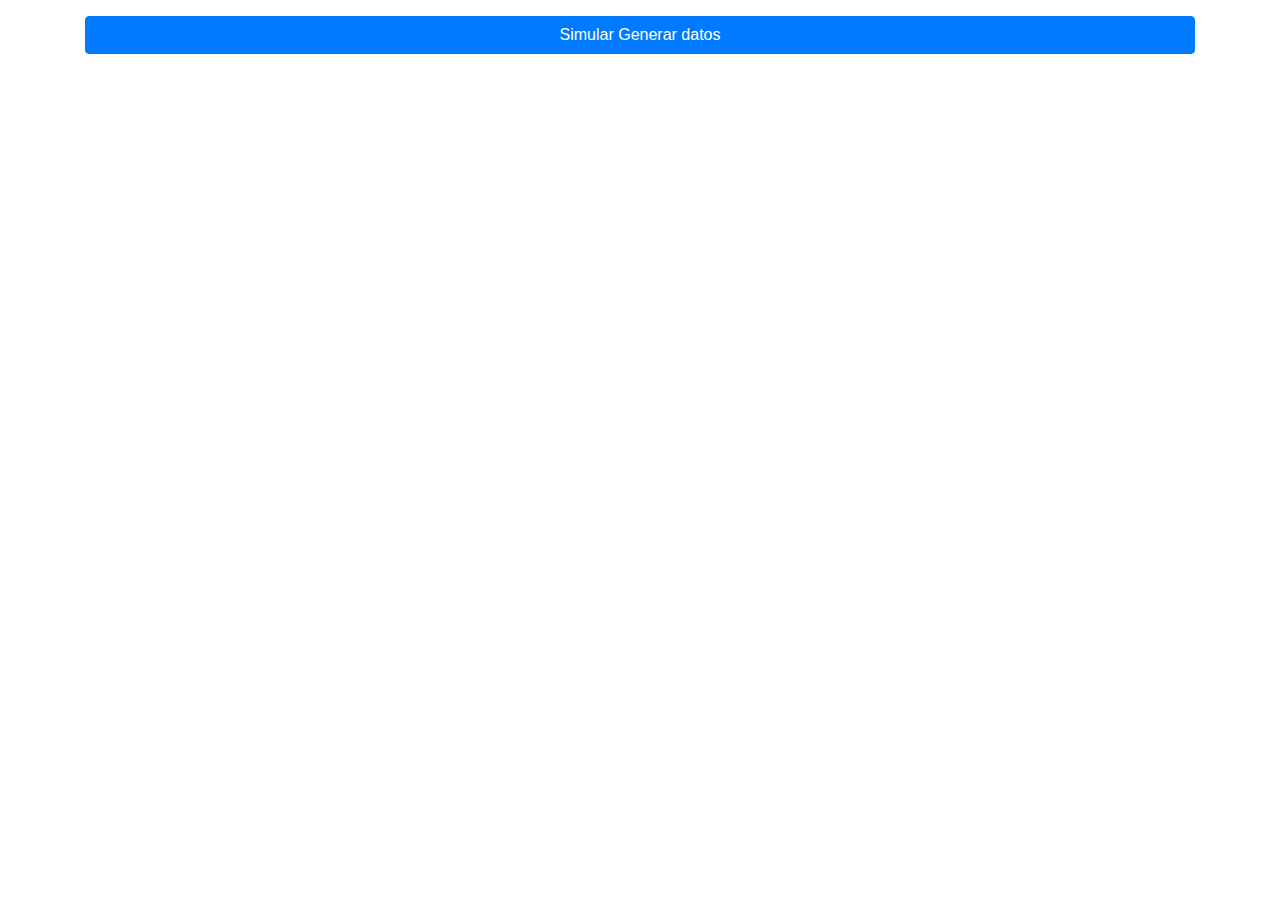
<file: PI_C2/index.html>
<!DOCTYPE html>
<html lang="es">
<head>
    <meta charset="UTF-8">
    <meta http-equiv="X-UA-Compatible" content="IE=edge">
    <meta name="viewport" content="width=device-width, initial-scale=1.0">
    <link rel="stylesheet" href="./css/bootstrap.min.css">
    <title>Clima</title>
</head>
<body>
    <div class="container pt-3">
        <div>
            <a href="clima_json.php" class="btn btn-primary btn-block" role="button">Simular 
Generar datos</a>
        </div>
    </div>
    <script src="https://ajax.googleapis.com/ajax/libs/jquery/3.4.1/jquery.min.js"></script>
                
    <script src="https://cdnjs.cloudflare.com/ajax/libs/popper.js/1.16.0/umd/popper.min.js"></script>
                
    <script src="https://maxcdn.bootstrapcdn.com/bootstrap/4.4.1/js/bootstrap.min.js"></script>
</body>
</html>
</file>
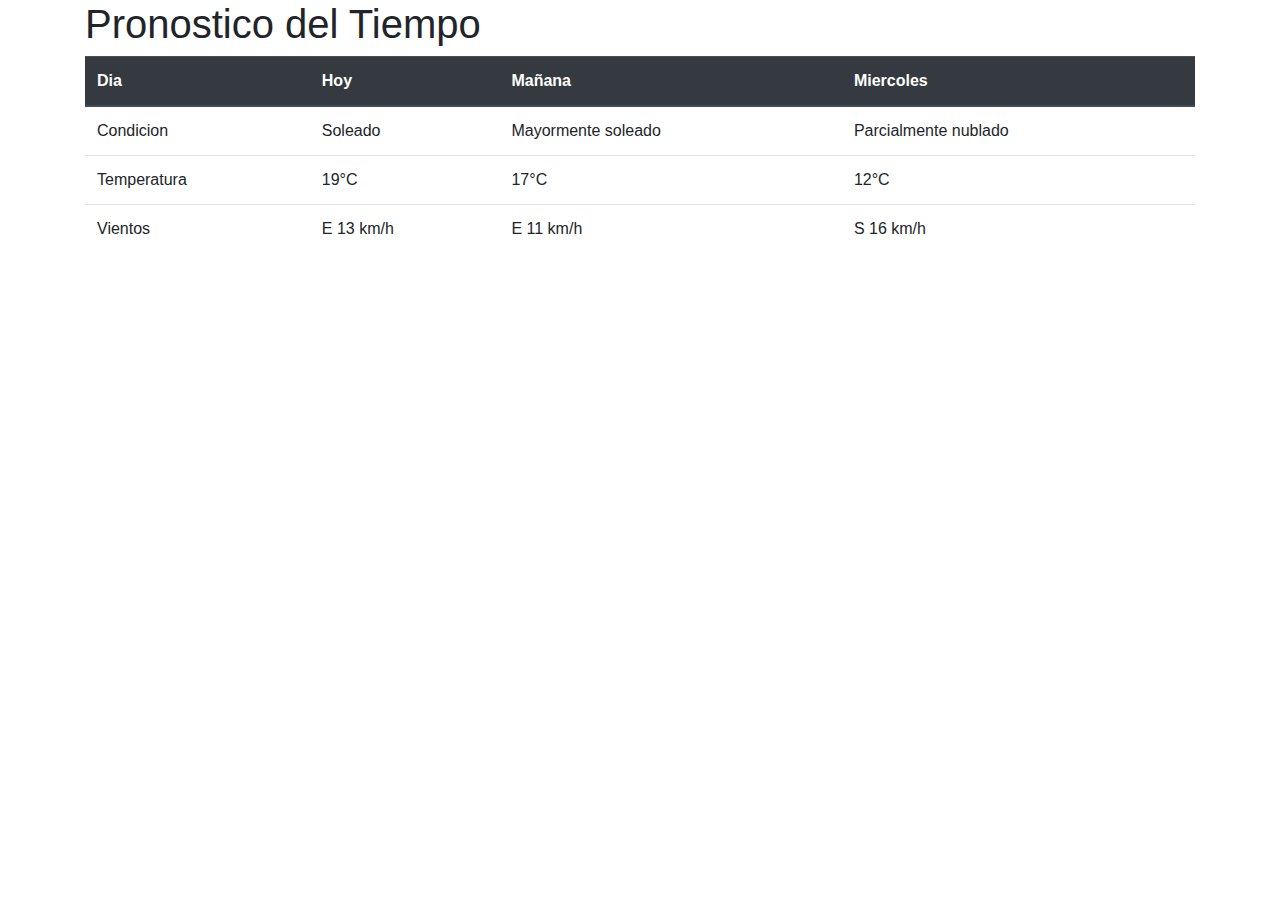
<file: Practica4.1_C3/Ejercicio1.html>
<!DOCTYPE html>
<html lang="en">
    <head>
        <meta charset="UTF-8" />
        <meta name="viewport" content="width=device-width, initialscale=1.0" />
        <link rel="stylesheet" href="./css/bootstrap.min.css" />
        <link rel="stylesheet" href="./css/estilos.css" />
        <title>Clima</title>
    </head>
    <body>
        <div class="container">
             <!-- Titulo de la tabla -->
            <h1 class="titulo">Pronostico del Tiempo
            </h1>
        <div class="table-responsive">
             <!-- Inicio de la tabla -->
              <!-- "table table-hover" se refiere a que se sombreara el renglon en el que se ubique el puntero -->
        <table class="table table-hover">
            <thead class="thead-dark">
                <tr>
                    <!-- Encabezados de las columnas -->
                    <th>Dia</th>
                    <th>Hoy</th>
                    <th>Mañana</th>
                    <th>Miercoles</th>
                </tr>
            </thead>
            <tbody>
                <tr>
                     <!-- Segundo renglon: Condicion -->
                    <td>Condicion</td>
                    <td>Soleado </td>
                    <td>Mayormente soleado </td>
                    <td>Parcialmente nublado </td>
                </tr>
                <tr>
                     <!-- Tercer renglon: Temperatura -->
                    <td>Temperatura </td>
                    <td>19°C  </td>
                    <td>17°C </td>
                    <td>12°C
                    </td>
                </tr>
                <tr>
                     <!-- Cuarto renglon: Vientos -->
                    <td>Vientos</td>
                    <td>E 13 km/h </td>
                    <td>E 11 km/h </td>
                    <td>S 16 km/h</td>
                </tr>
            </tbody>
        </table>
    </div>
    </div>
    </body>
</html>
</file>
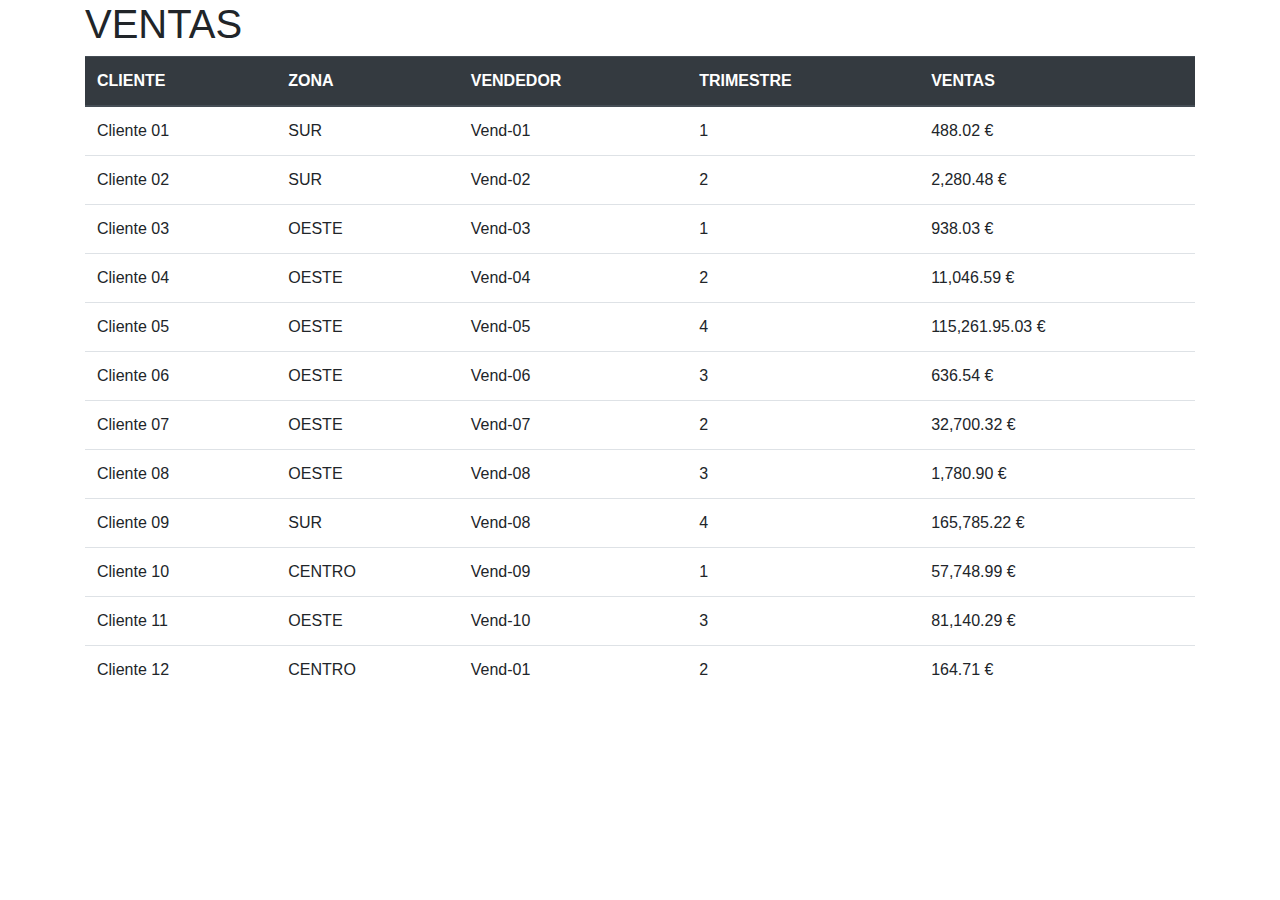
<file: Practica4.1_C3/Ejercicio2.html>
<!DOCTYPE html>
<html lang="en">
    <head>
        <meta charset="UTF-8" />
        <meta name="viewport" content="width=device-width, initialscale=1.0" />
        <link rel="stylesheet" href="./css/bootstrap.min.css" />
        <link rel="stylesheet" href="./css/estilos.css" />
        <title>VENTAS</title>
    </head>
    <body>
        <div class="container">
             <!-- Titulo de la tabla -->
            <h1 class="titulo">VENTAS
            </h1>
        <div class="table-responsive">
        <table class="table table-hover">
            <thead class="thead-dark">
                <tr>
                    <th>CLIENTE</th>
                    <th>ZONA</th>
                    <th>VENDEDOR</th>
                    <th>TRIMESTRE</th>
                    <th>VENTAS</th>
                </tr>
            </thead>
            <tbody>
                <tr>
                    <td>Cliente 01</td>
                    <td>SUR </td>
                    <td>Vend-01 </td>
                    <td> 1 </td>
                    <td> 488.02 €</td>
                </tr>
                <tr>
                    <td>Cliente 02</td>
                    <td>SUR </td>
                    <td>Vend-02 </td>
                    <td> 2 </td>
                    <td> 2,280.48 €</td>
                </tr>
                <tr>
                    <td>Cliente 03</td>
                    <td>OESTE </td>
                    <td>Vend-03 </td>
                    <td> 1 </td>
                    <td> 938.03 €</td>
                </tr>
                <tr>
                    <td>Cliente 04</td>
                    <td>OESTE </td>
                    <td>Vend-04 </td>
                    <td> 2 </td>
                    <td> 11,046.59 €</td>
                </tr>
                <tr>
                    <td>Cliente 05</td>
                    <td>OESTE </td>
                    <td>Vend-05 </td>
                    <td> 4 </td>
                    <td> 115,261.95.03 €</td>
                </tr>
                <tr>
                    <td>Cliente 06</td>
                    <td>OESTE </td>
                    <td>Vend-06 </td>
                    <td> 3 </td>
                    <td> 636.54 €</td>
                </tr>
                <tr>
                    <td>Cliente 07</td>
                    <td>OESTE </td>
                    <td>Vend-07 </td>
                    <td> 2 </td>
                    <td> 32,700.32 €</td>
                </tr>
                <tr>
                    <td>Cliente 08</td>
                    <td>OESTE </td>
                    <td>Vend-08 </td>
                    <td> 3 </td>
                    <td> 1,780.90 €</td>
                </tr>
                <tr>
                    <td>Cliente 09</td>
                    <td>SUR </td>
                    <td>Vend-08 </td>
                    <td> 4 </td>
                    <td> 165,785.22 €</td>
                </tr>
                <tr>
                    <td>Cliente 10</td>
                    <td>CENTRO </td>
                    <td>Vend-09 </td>
                    <td> 1 </td>
                    <td> 57,748.99 €</td>
                </tr>
                <tr>
                    <td>Cliente 11</td>
                    <td>OESTE </td>
                    <td>Vend-10 </td>
                    <td> 3 </td>
                    <td> 81,140.29 €</td>
                </tr>
                <tr>
                    <td>Cliente 12</td>
                    <td>CENTRO </td>
                    <td>Vend-01 </td>
                    <td> 2 </td>
                    <td> 164.71 €</td>
                </tr>
            </tbody>
        </table>
    </div>
    </div>
    </body>
</html>
</file>
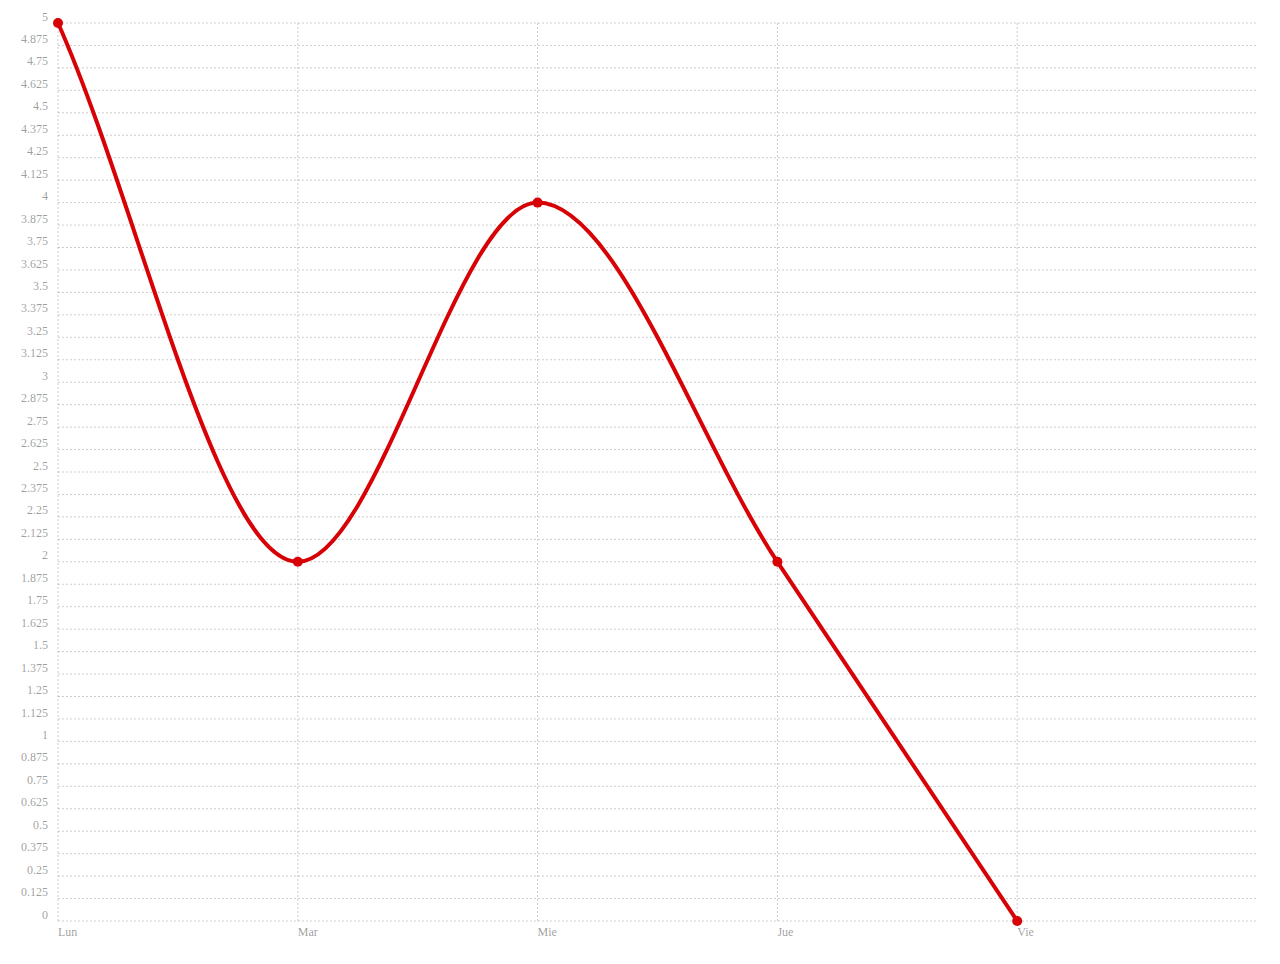
<file: Practica4.2a_C3/grafica1.html>
<!DOCTYPE html>
<html lang="es">

<head>
    <meta charset="UTF-8">
    <meta name="viewport" content="width=device-width, initial-scale=1.0">
    <title>Mi primera gráfica de representación de datos</title>
    <link rel="stylesheet" href="./css/chartist.min.css">
    <script src="./js/chartist.min.js"></script>
</head>

<body>
    <div class="ct-chart ct-perfect-fourth"></div>

    <script>
        var datos = {
            // Creamos una matriz de 'etiquetas'
            //que puede contener cualquier tipo de valores.
            
            labels: ['Lun', 'Mar', 'Mie', 'Jue', 'Vie'],
            // Nuestro arreglo de series que puede contener objetos de series
            // o en este caso una serie en un arreglo de datos
            // dicho de otra forma un arreglo dentro de un arreglo [[]]
            
            series: [ //arreglo de series
                [5, 2, 4, 2, 0] //serie1
            ] //fin arreglo de series
        }; //fin datos
        
        // Creamos un nuevo objeto de tipo gráfica de líneas
        //donde como primer parámetro pasamos un selector
        //que se está resolviendo en nuestro elemento contenedor de gráficos (div).
        // El segundo parámetro es el objeto de datos.
        new Chartist.Line('.ct-chart', datos);
    </script>
    <div></div>

</body>

</html>
</file>
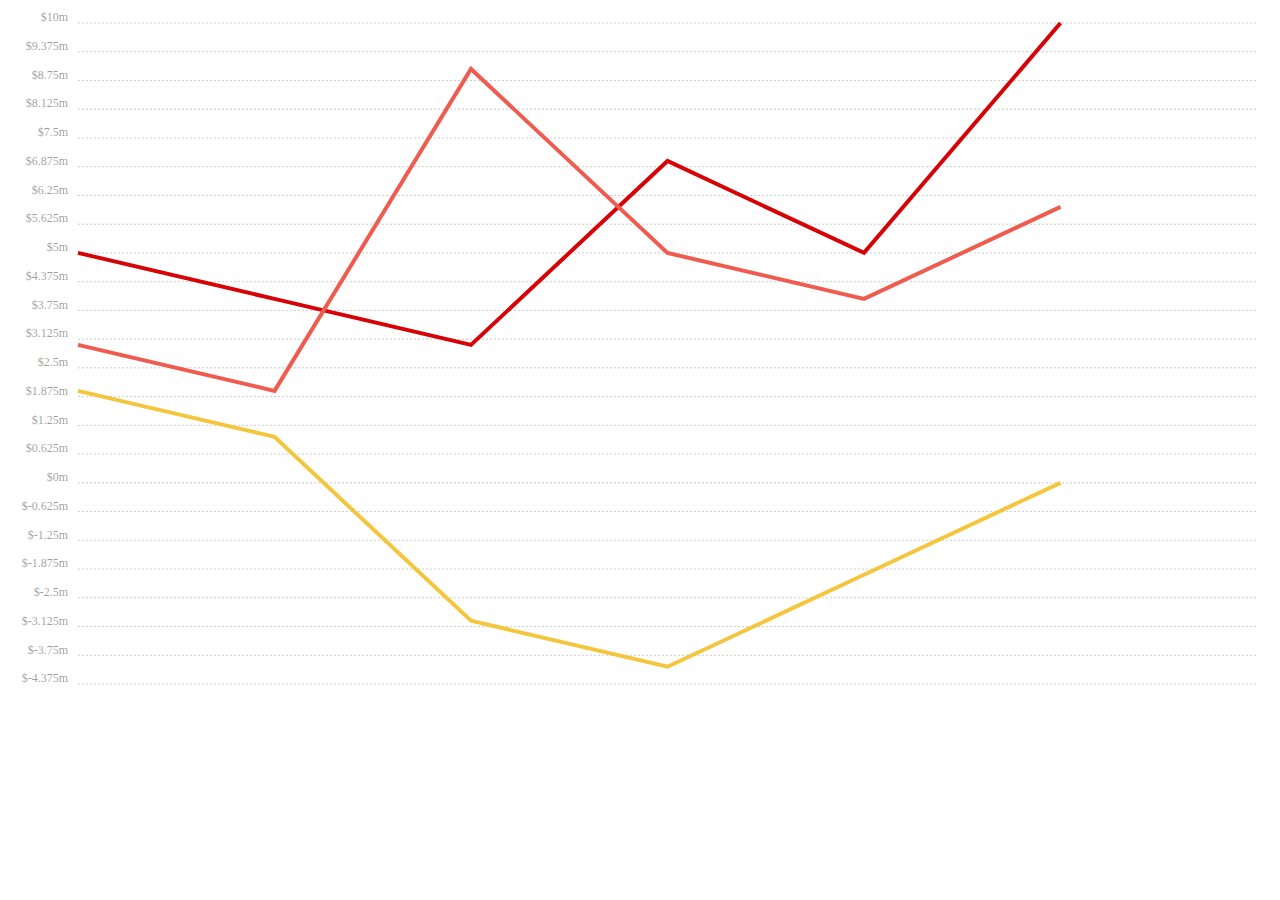
<file: Practica4.2a_C3/grafica2.html>
<head>
    <meta charset="UTF-8">
    <meta name="viewport" content="width=device-width, initial-scale=1.0">
    <title>Mi segunda gráfica de representación de datos</title>
    <link rel="stylesheet" href="./css/chartist.min.css">
    <script src="./js/chartist.min.js"></script>
</head>
    
<body>
    <div class="ct-chart ct-minor-seventh"></div>
    
    <script>
        var datos = {
            // Creamos una matriz de 'etiquetas'
            //que puede contener cualquier tipo de valores.
            labels: ['Lun', 'Mar', 'Mie', 'Jue', 'Vie'],
            
            // Nuestro arreglo de series que puede contener objetos de series
            // o en este caso una serie en un arreglo de datos
            // dicho de otra forma un arreglo dentro de un arreglo [[]]
            series: [
                [5, 4, 3, 7, 5, 10],
                [3, 2, 9, 5, 4, 6],
                [2, 1, -3, -4, -2, 0]
            ]
        };
    
        var opciones = {
            //No dibujar los puntos del gráfico de líneas
            showPoint: false,
            // Deshabilitar suavizado de línea
            lineSmooth: false,
            // Configuración específica del eje X
            axisX: {
                //Podemos deshabilitar la cuadrícula para este eje
                showGrid: false,
                // y tampoco mostrar la etiqueta
                showLabel: false
            },
            // Configuración específica del eje Y
            axisY: {
                // Vamos a mover un poco el margen izquierdo de las etiquetas
                offset: 60,
                // La función de interpolación de etiquetas permite modificar
                //los valores utilizados para las etiquetas en cada eje.
                // Aquí estamos convirtiendo los valores en millones de libras.
                labelInterpolationFnc: function (value) {
                    return '$' + value + 'm';
                }
            }
        };
        // Todo lo que necesitas hacer es pasar la configuración
        // como tercer parámetro a la función de gráfico
        new Chartist.Line('.ct-chart', datos, opciones);
    </script>
    <div></div>
</body>
</html>
</file>
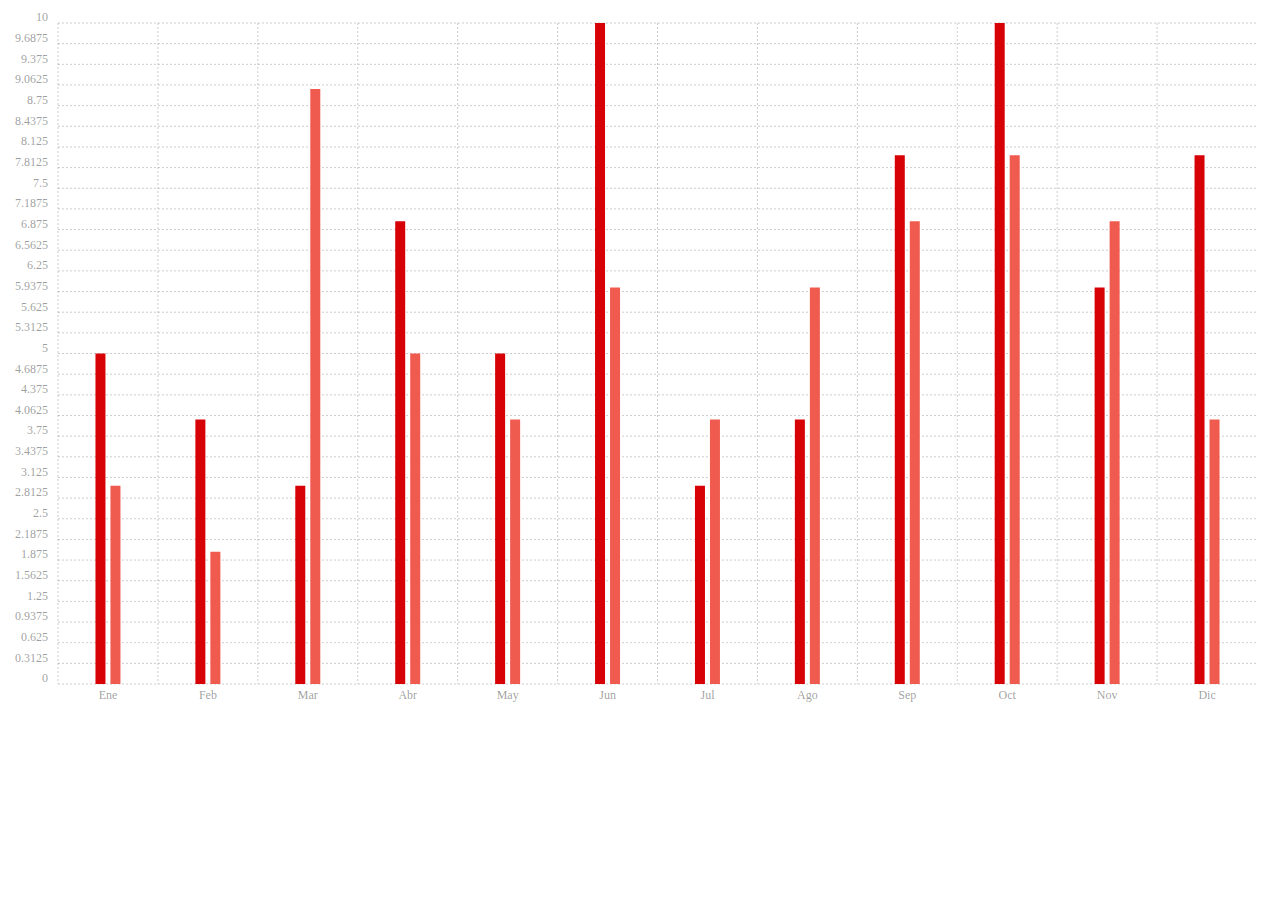
<file: Practica4.2a_C3/grafica3.html>
<!DOCTYPE html>
<html lang="es">

    <head>
    <meta charset="UTF-8">
    <meta name="viewport" content="width=device-width, initial-scale=1.0">
    <title>Mi tercera gráfica de representación de datos</title>
    <link rel="stylesheet" href="./css/chartist.min.css">
    <script src="./js/chartist.min.js"></script>
</head>

<body>
    <div class="ct-chart ct-minor-seventh"></div>
    <script>

        var datos = {

            labels: ['Ene', 'Feb', 'Mar', 'Abr', 'May', 'Jun', 'Jul', 'Ago', 'Sep', 'Oct', 'Nov',
'Dic'],
            series: [
                [5, 4, 3, 7, 5, 10, 3, 4, 8, 10, 6, 8],
                [3, 2, 9, 5, 4, 6, 4, 6, 7, 8, 7, 4]
            ]
        };
        
        var opciones = {
            seriesBarDistance: 15
        };

        var opcionesResponsive = [
            ['screen and (min-width: 641px) and (max-width: 1024px)', {
                seriesBarDistance: 10,
                axisX: {
                    labelInterpolationFnc: function (value) {
                        return value;
                    }
                }
            }],
            ['screen and (max-width: 640px)', {
                seriesBarDistance: 5,
                axisX: {
                    labelInterpolationFnc: function (value) {
                        return value[0];
                    }
                }
            }]
        ];

        new Chartist.Bar('.ct-chart', datos, opciones, opcionesResponsive);
    </script>
    <div></div>
</body>
</html>
</file>
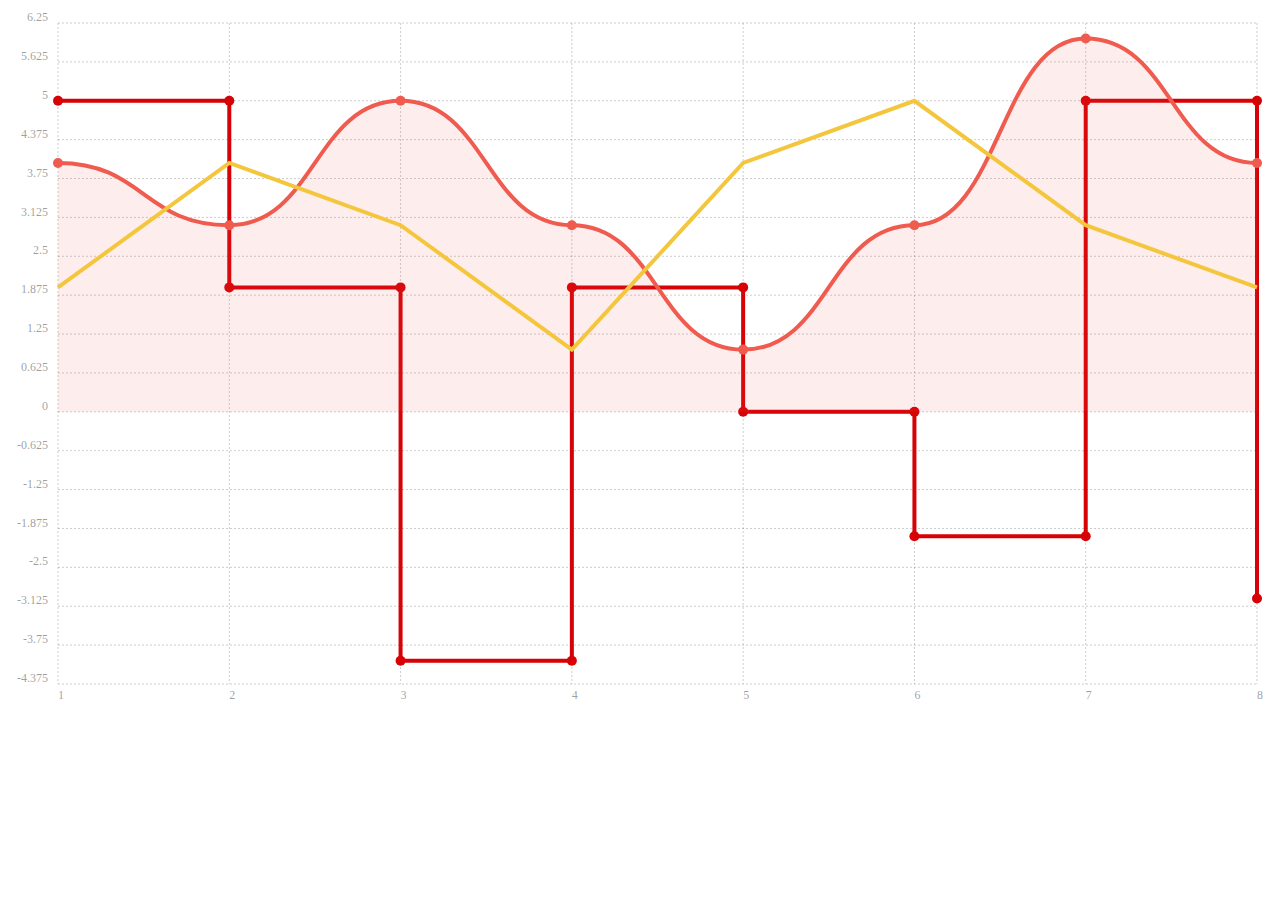
<file: Practica4.2a_C3/grafica4.html>
<!DOCTYPE html>
<html lang="es">

<head>
    <meta charset="UTF-8">
    <meta name="viewport" content="width=device-width, initial-scale=1.0">
    <title>Mi cuarta gráfica de representación de datos</title>
    <link rel="stylesheet" href="./css/chartist.min.css">
    <script src="./js/chartist.min.js"></script>
</head>

<body>
    <div class="ct-chart ct-minor-seventh"></div>

    <script>
    // Configuracion de datos
        var datos = {
            labels: ['1', '2', '3', '4', '5', '6', '7', '8'],
            
            series: [
                { name: 'serie-1', data: [5, 2, -4, 2, 0, -2, 5, -3] },
                { name: 'serie-2', data: [4, 3, 5, 3, 1, 3, 6, 4] },
                { name: 'serie-3', data: [2, 4, 3, 1, 4, 5, 3, 2] }
            ]
        };

    // Configuracion de opciones
        var opciones = {
            fullWidth: true,
            // Dentro de las opciones de la serie,
            // se puede usar los nombres de la serie para especificar
            // la configuración que solo se usará en la serie específica
            series: {
                'serie-1': {
                    lineSmooth: Chartist.Interpolation.step()
            },
            'serie-2': {
                lineSmooth: Chartist.Interpolation.simple(),
                showArea: true,
            },
            'serie-3': {
                lineSmooth: Chartist.Interpolation.none(),
                showPoint: false
            }
        }
    };
// Configuracion del objeto con opciones responsivas
// ¡Incluso puedes usar modificaciones de configuración
// responsivas para personalizar aún más la configuración de tus series!
    var opcionesResponsive = [
        ['screen and (max-width: 640px)', {
            series:{
                'serie-1': {lineSmooth: Chartist.Interpolation.none()},
                'serie-2': {lineSmooth: Chartist.Interpolation.none(),showArea: true},
                'serie-3': {lineSmooth: Chartist.Interpolation.none(),showPoint: true}
            }
        }
    ]
    ];
    
    new Chartist.Line('.ct-chart', datos, opciones, opcionesResponsive);
    </script>
    <div></div>
</body>
</html>
</file>
<file: Practica4.1_C3/css/estilos.css>
.ct-series-a .ct-bar {
  /* Color de las barras de la primer serie*/
  stroke: goldenrod;
  /* El ancho de las barras */
  stroke-width: 30px;
  
}
.ct-series-b .ct-bar {
  /* Color de las barras de la segunda serie */
  stroke: royalblue;
  /* El ancho de las barras */
  stroke-width: 25px;
  
}
.temp-box{
  width: 50px;
  
}
.temp{
  display: inline-flex;
}
.max{
background-color: goldenrod;

}
.min{
  background-color: royalblue;
}
.subt{
  display: block;
  color: blueviolet;
  
  font-size: large;
}
.centro{
  text-align: center;
}
</file>
<file: Practica4.2a_C3/css/chartist.min.css>
.ct-double-octave:after,.ct-major-eleventh:after,.ct-major-second:after,.ct-major-seventh:after,.ct-major-sixth:after,.ct-major-tenth:after,.ct-major-third:after,.ct-major-twelfth:after,.ct-minor-second:after,.ct-minor-seventh:after,.ct-minor-sixth:after,.ct-minor-third:after,.ct-octave:after,.ct-perfect-fifth:after,.ct-perfect-fourth:after,.ct-square:after{content:"";clear:both}.ct-label{fill:rgba(0,0,0,.4);color:rgba(0,0,0,.4);font-size:.75rem;line-height:1}.ct-grid-background,.ct-line{fill:none}.ct-chart-bar .ct-label,.ct-chart-line .ct-label{display:block;display:-webkit-box;display:-moz-box;display:-ms-flexbox;display:-webkit-flex;display:flex}.ct-chart-donut .ct-label,.ct-chart-pie .ct-label{dominant-baseline:central}.ct-label.ct-horizontal.ct-start{-webkit-box-align:flex-end;-webkit-align-items:flex-end;-ms-flex-align:flex-end;align-items:flex-end;-webkit-box-pack:flex-start;-webkit-justify-content:flex-start;-ms-flex-pack:flex-start;justify-content:flex-start;text-align:left;text-anchor:start}.ct-label.ct-horizontal.ct-end{-webkit-box-align:flex-start;-webkit-align-items:flex-start;-ms-flex-align:flex-start;align-items:flex-start;-webkit-box-pack:flex-start;-webkit-justify-content:flex-start;-ms-flex-pack:flex-start;justify-content:flex-start;text-align:left;text-anchor:start}.ct-label.ct-vertical.ct-start{-webkit-box-align:flex-end;-webkit-align-items:flex-end;-ms-flex-align:flex-end;align-items:flex-end;-webkit-box-pack:flex-end;-webkit-justify-content:flex-end;-ms-flex-pack:flex-end;justify-content:flex-end;text-align:right;text-anchor:end}.ct-label.ct-vertical.ct-end{-webkit-box-align:flex-end;-webkit-align-items:flex-end;-ms-flex-align:flex-end;align-items:flex-end;-webkit-box-pack:flex-start;-webkit-justify-content:flex-start;-ms-flex-pack:flex-start;justify-content:flex-start;text-align:left;text-anchor:start}.ct-chart-bar .ct-label.ct-horizontal.ct-start{-webkit-box-align:flex-end;-webkit-align-items:flex-end;-ms-flex-align:flex-end;align-items:flex-end;-webkit-box-pack:center;-webkit-justify-content:center;-ms-flex-pack:center;justify-content:center;text-align:center;text-anchor:start}.ct-chart-bar .ct-label.ct-horizontal.ct-end{-webkit-box-align:flex-start;-webkit-align-items:flex-start;-ms-flex-align:flex-start;align-items:flex-start;-webkit-box-pack:center;-webkit-justify-content:center;-ms-flex-pack:center;justify-content:center;text-align:center;text-anchor:start}.ct-chart-bar.ct-horizontal-bars .ct-label.ct-horizontal.ct-start{-webkit-box-align:flex-end;-webkit-align-items:flex-end;-ms-flex-align:flex-end;align-items:flex-end;-webkit-box-pack:flex-start;-webkit-justify-content:flex-start;-ms-flex-pack:flex-start;justify-content:flex-start;text-align:left;text-anchor:start}.ct-chart-bar.ct-horizontal-bars .ct-label.ct-horizontal.ct-end{-webkit-box-align:flex-start;-webkit-align-items:flex-start;-ms-flex-align:flex-start;align-items:flex-start;-webkit-box-pack:flex-start;-webkit-justify-content:flex-start;-ms-flex-pack:flex-start;justify-content:flex-start;text-align:left;text-anchor:start}.ct-chart-bar.ct-horizontal-bars .ct-label.ct-vertical.ct-start{-webkit-box-align:center;-webkit-align-items:center;-ms-flex-align:center;align-items:center;-webkit-box-pack:flex-end;-webkit-justify-content:flex-end;-ms-flex-pack:flex-end;justify-content:flex-end;text-align:right;text-anchor:end}.ct-chart-bar.ct-horizontal-bars .ct-label.ct-vertical.ct-end{-webkit-box-align:center;-webkit-align-items:center;-ms-flex-align:center;align-items:center;-webkit-box-pack:flex-start;-webkit-justify-content:flex-start;-ms-flex-pack:flex-start;justify-content:flex-start;text-align:left;text-anchor:end}.ct-grid{stroke:rgba(0,0,0,.2);stroke-width:1px;stroke-dasharray:2px}.ct-point{stroke-width:10px;stroke-linecap:round}.ct-line{stroke-width:4px}.ct-area{stroke:none;fill-opacity:.1}.ct-bar{fill:none;stroke-width:10px}.ct-slice-donut{fill:none;stroke-width:60px}.ct-series-a .ct-bar,.ct-series-a .ct-line,.ct-series-a .ct-point,.ct-series-a .ct-slice-donut{stroke:#d70206}.ct-series-a .ct-area,.ct-series-a .ct-slice-donut-solid,.ct-series-a .ct-slice-pie{fill:#d70206}.ct-series-b .ct-bar,.ct-series-b .ct-line,.ct-series-b .ct-point,.ct-series-b .ct-slice-donut{stroke:#f05b4f}.ct-series-b .ct-area,.ct-series-b .ct-slice-donut-solid,.ct-series-b .ct-slice-pie{fill:#f05b4f}.ct-series-c .ct-bar,.ct-series-c .ct-line,.ct-series-c .ct-point,.ct-series-c .ct-slice-donut{stroke:#f4c63d}.ct-series-c .ct-area,.ct-series-c .ct-slice-donut-solid,.ct-series-c .ct-slice-pie{fill:#f4c63d}.ct-series-d .ct-bar,.ct-series-d .ct-line,.ct-series-d .ct-point,.ct-series-d .ct-slice-donut{stroke:#d17905}.ct-series-d .ct-area,.ct-series-d .ct-slice-donut-solid,.ct-series-d .ct-slice-pie{fill:#d17905}.ct-series-e .ct-bar,.ct-series-e .ct-line,.ct-series-e .ct-point,.ct-series-e .ct-slice-donut{stroke:#453d3f}.ct-series-e .ct-area,.ct-series-e .ct-slice-donut-solid,.ct-series-e .ct-slice-pie{fill:#453d3f}.ct-series-f .ct-bar,.ct-series-f .ct-line,.ct-series-f .ct-point,.ct-series-f .ct-slice-donut{stroke:#59922b}.ct-series-f .ct-area,.ct-series-f .ct-slice-donut-solid,.ct-series-f .ct-slice-pie{fill:#59922b}.ct-series-g .ct-bar,.ct-series-g .ct-line,.ct-series-g .ct-point,.ct-series-g .ct-slice-donut{stroke:#0544d3}.ct-series-g .ct-area,.ct-series-g .ct-slice-donut-solid,.ct-series-g .ct-slice-pie{fill:#0544d3}.ct-series-h .ct-bar,.ct-series-h .ct-line,.ct-series-h .ct-point,.ct-series-h .ct-slice-donut{stroke:#6b0392}.ct-series-h .ct-area,.ct-series-h .ct-slice-donut-solid,.ct-series-h .ct-slice-pie{fill:#6b0392}.ct-series-i .ct-bar,.ct-series-i .ct-line,.ct-series-i .ct-point,.ct-series-i .ct-slice-donut{stroke:#f05b4f}.ct-series-i .ct-area,.ct-series-i .ct-slice-donut-solid,.ct-series-i .ct-slice-pie{fill:#f05b4f}.ct-series-j .ct-bar,.ct-series-j .ct-line,.ct-series-j .ct-point,.ct-series-j .ct-slice-donut{stroke:#dda458}.ct-series-j .ct-area,.ct-series-j .ct-slice-donut-solid,.ct-series-j .ct-slice-pie{fill:#dda458}.ct-series-k .ct-bar,.ct-series-k .ct-line,.ct-series-k .ct-point,.ct-series-k .ct-slice-donut{stroke:#eacf7d}.ct-series-k .ct-area,.ct-series-k .ct-slice-donut-solid,.ct-series-k .ct-slice-pie{fill:#eacf7d}.ct-series-l .ct-bar,.ct-series-l .ct-line,.ct-series-l .ct-point,.ct-series-l .ct-slice-donut{stroke:#86797d}.ct-series-l .ct-area,.ct-series-l .ct-slice-donut-solid,.ct-series-l .ct-slice-pie{fill:#86797d}.ct-series-m .ct-bar,.ct-series-m .ct-line,.ct-series-m .ct-point,.ct-series-m .ct-slice-donut{stroke:#b2c326}.ct-series-m .ct-area,.ct-series-m .ct-slice-donut-solid,.ct-series-m .ct-slice-pie{fill:#b2c326}.ct-series-n .ct-bar,.ct-series-n .ct-line,.ct-series-n .ct-point,.ct-series-n .ct-slice-donut{stroke:#6188e2}.ct-series-n .ct-area,.ct-series-n .ct-slice-donut-solid,.ct-series-n .ct-slice-pie{fill:#6188e2}.ct-series-o .ct-bar,.ct-series-o .ct-line,.ct-series-o .ct-point,.ct-series-o .ct-slice-donut{stroke:#a748ca}.ct-series-o .ct-area,.ct-series-o .ct-slice-donut-solid,.ct-series-o .ct-slice-pie{fill:#a748ca}.ct-square{display:block;position:relative;width:100%}.ct-square:before{display:block;float:left;content:"";width:0;height:0;padding-bottom:100%}.ct-square:after{display:table}.ct-square>svg{display:block;position:absolute;top:0;left:0}.ct-minor-second{display:block;position:relative;width:100%}.ct-minor-second:before{display:block;float:left;content:"";width:0;height:0;padding-bottom:93.75%}.ct-minor-second:after{display:table}.ct-minor-second>svg{display:block;position:absolute;top:0;left:0}.ct-major-second{display:block;position:relative;width:100%}.ct-major-second:before{display:block;float:left;content:"";width:0;height:0;padding-bottom:88.8888888889%}.ct-major-second:after{display:table}.ct-major-second>svg{display:block;position:absolute;top:0;left:0}.ct-minor-third{display:block;position:relative;width:100%}.ct-minor-third:before{display:block;float:left;content:"";width:0;height:0;padding-bottom:83.3333333333%}.ct-minor-third:after{display:table}.ct-minor-third>svg{display:block;position:absolute;top:0;left:0}.ct-major-third{display:block;position:relative;width:100%}.ct-major-third:before{display:block;float:left;content:"";width:0;height:0;padding-bottom:80%}.ct-major-third:after{display:table}.ct-major-third>svg{display:block;position:absolute;top:0;left:0}.ct-perfect-fourth{display:block;position:relative;width:100%}.ct-perfect-fourth:before{display:block;float:left;content:"";width:0;height:0;padding-bottom:75%}.ct-perfect-fourth:after{display:table}.ct-perfect-fourth>svg{display:block;position:absolute;top:0;left:0}.ct-perfect-fifth{display:block;position:relative;width:100%}.ct-perfect-fifth:before{display:block;float:left;content:"";width:0;height:0;padding-bottom:66.6666666667%}.ct-perfect-fifth:after{display:table}.ct-perfect-fifth>svg{display:block;position:absolute;top:0;left:0}.ct-minor-sixth{display:block;position:relative;width:100%}.ct-minor-sixth:before{display:block;float:left;content:"";width:0;height:0;padding-bottom:62.5%}.ct-minor-sixth:after{display:table}.ct-minor-sixth>svg{display:block;position:absolute;top:0;left:0}.ct-golden-section{display:block;position:relative;width:100%}.ct-golden-section:before{display:block;float:left;content:"";width:0;height:0;padding-bottom:61.804697157%}.ct-golden-section:after{content:"";display:table;clear:both}.ct-golden-section>svg{display:block;position:absolute;top:0;left:0}.ct-major-sixth{display:block;position:relative;width:100%}.ct-major-sixth:before{display:block;float:left;content:"";width:0;height:0;padding-bottom:60%}.ct-major-sixth:after{display:table}.ct-major-sixth>svg{display:block;position:absolute;top:0;left:0}.ct-minor-seventh{display:block;position:relative;width:100%}.ct-minor-seventh:before{display:block;float:left;content:"";width:0;height:0;padding-bottom:56.25%}.ct-minor-seventh:after{display:table}.ct-minor-seventh>svg{display:block;position:absolute;top:0;left:0}.ct-major-seventh{display:block;position:relative;width:100%}.ct-major-seventh:before{display:block;float:left;content:"";width:0;height:0;padding-bottom:53.3333333333%}.ct-major-seventh:after{display:table}.ct-major-seventh>svg{display:block;position:absolute;top:0;left:0}.ct-octave{display:block;position:relative;width:100%}.ct-octave:before{display:block;float:left;content:"";width:0;height:0;padding-bottom:50%}.ct-octave:after{display:table}.ct-octave>svg{display:block;position:absolute;top:0;left:0}.ct-major-tenth{display:block;position:relative;width:100%}.ct-major-tenth:before{display:block;float:left;content:"";width:0;height:0;padding-bottom:40%}.ct-major-tenth:after{display:table}.ct-major-tenth>svg{display:block;position:absolute;top:0;left:0}.ct-major-eleventh{display:block;position:relative;width:100%}.ct-major-eleventh:before{display:block;float:left;content:"";width:0;height:0;padding-bottom:37.5%}.ct-major-eleventh:after{display:table}.ct-major-eleventh>svg{display:block;position:absolute;top:0;left:0}.ct-major-twelfth{display:block;position:relative;width:100%}.ct-major-twelfth:before{display:block;float:left;content:"";width:0;height:0;padding-bottom:33.3333333333%}.ct-major-twelfth:after{display:table}.ct-major-twelfth>svg{display:block;position:absolute;top:0;left:0}.ct-double-octave{display:block;position:relative;width:100%}.ct-double-octave:before{display:block;float:left;content:"";width:0;height:0;padding-bottom:25%}.ct-double-octave:after{display:table}.ct-double-octave>svg{display:block;position:absolute;top:0;left:0}
</file>
